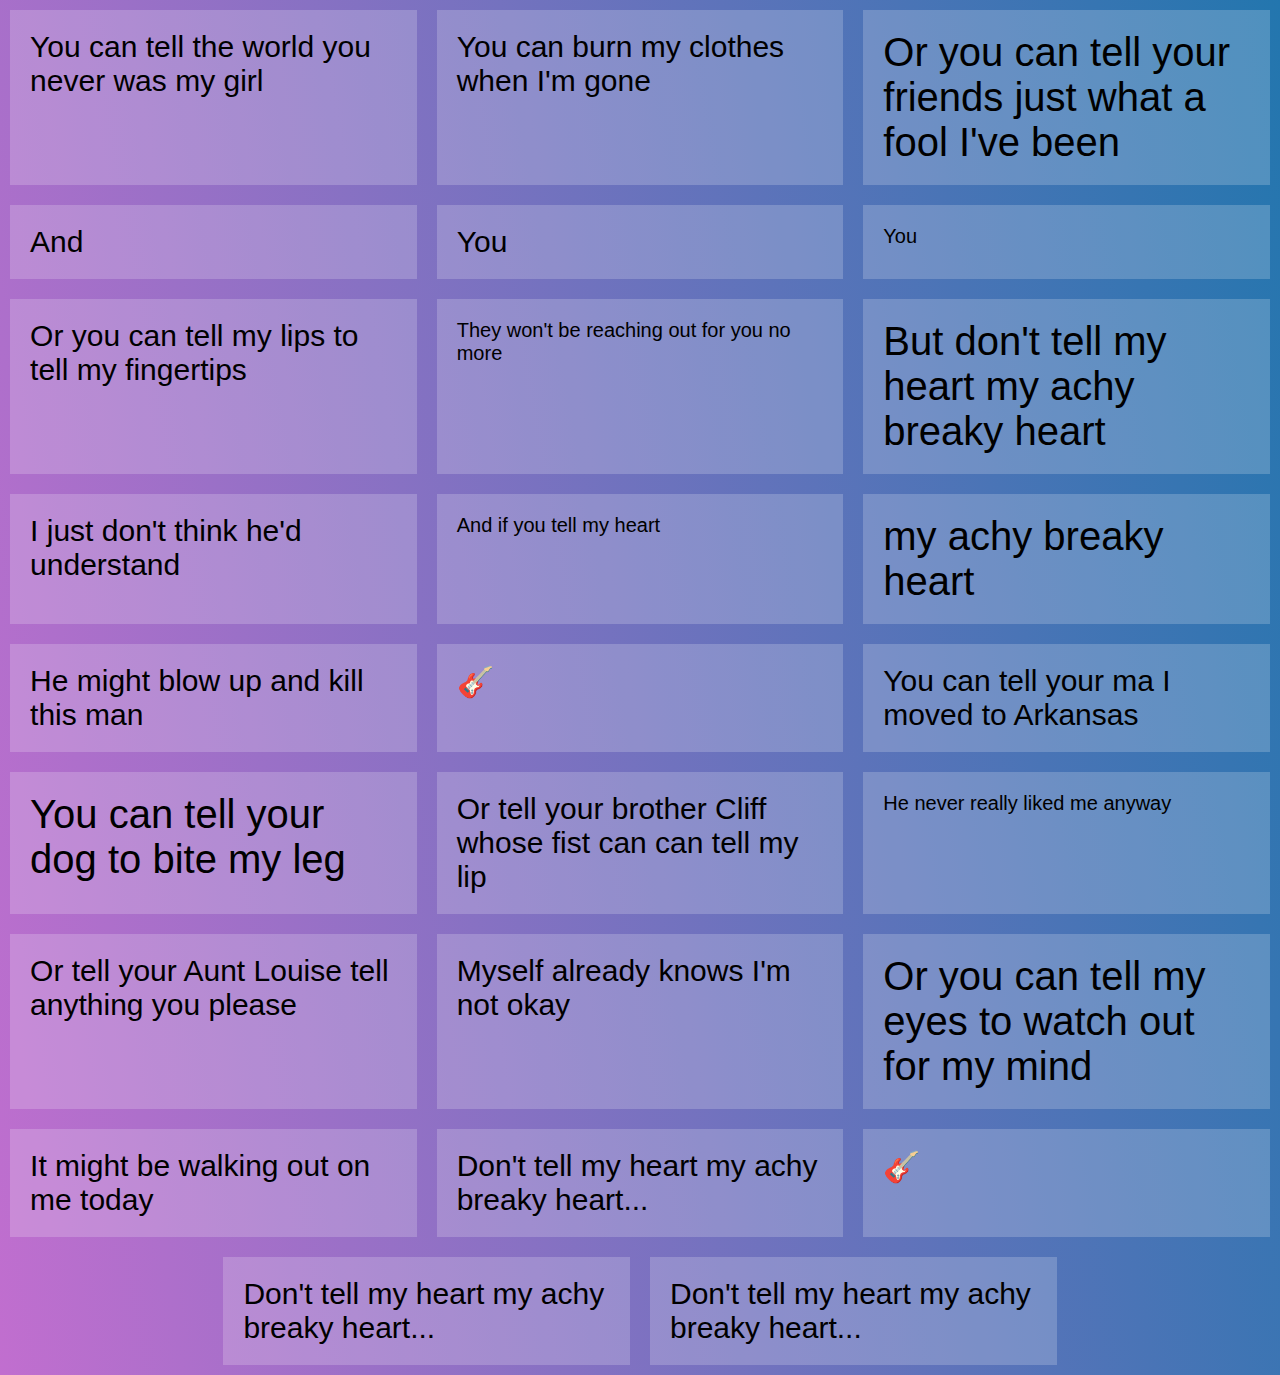
<file: equal-height-elements/index.html>
<!DOCTYPE html>
<html lang="en">
<head>
  <meta charset="UTF-8">
  <title>FlexBox Nav</title>
  <link rel="stylesheet" href="https://maxcdn.bootstrapcdn.com/font-awesome/4.3.0/css/font-awesome.min.css">
  <link rel="stylesheet" href="style.css">
</head>
<body>

  <div class="elements">

    <div class="item">You can tell the world you never was my girl</div>
    <div class="item">You can burn my clothes when I'm gone</div>
    <div class="item large">Or you can tell your friends just what a fool I've been</div>
    <div class="item">And </div>

    <div class="item">You </div>
    <div class="item small">You </div>
    <div class="item">Or you can tell my lips to tell my fingertips</div>
    <div class="item small">They won't be reaching out for you no more</div>

    <div class="item large">But don't tell my heart my achy breaky heart</div>
    <div class="item">I just don't think he'd understand</div>
    <div class="item small">And if you tell my heart</div>
    <div class="item large">my achy breaky heart</div>
    <div class="item">He might blow up and kill this man</div>

    <div class="item">🎸</div>

    <div class="item">You can tell your ma I moved to Arkansas</div>
    <div class="item large">You can tell your dog to bite my leg</div>
    <div class="item">Or tell your brother Cliff whose fist can can tell my lip</div>
    <div class="item small">He never really liked me anyway</div>

    <div class="item">Or tell your Aunt Louise tell anything you please</div>
    <div class="item">Myself already knows I'm not okay</div>
    <div class="item large">Or you can tell my eyes to watch out for my mind</div>
    <div class="item">It might be walking out on me today</div>

    <div class="item">Don't tell my heart my achy breaky heart...</div>

    <div class="item">🎸</div>

    <div class="item">Don't tell my heart my achy breaky heart...</div>
    <div class="item">Don't tell my heart my achy breaky heart...</div>

  </div>

</body>
</html>
</file>
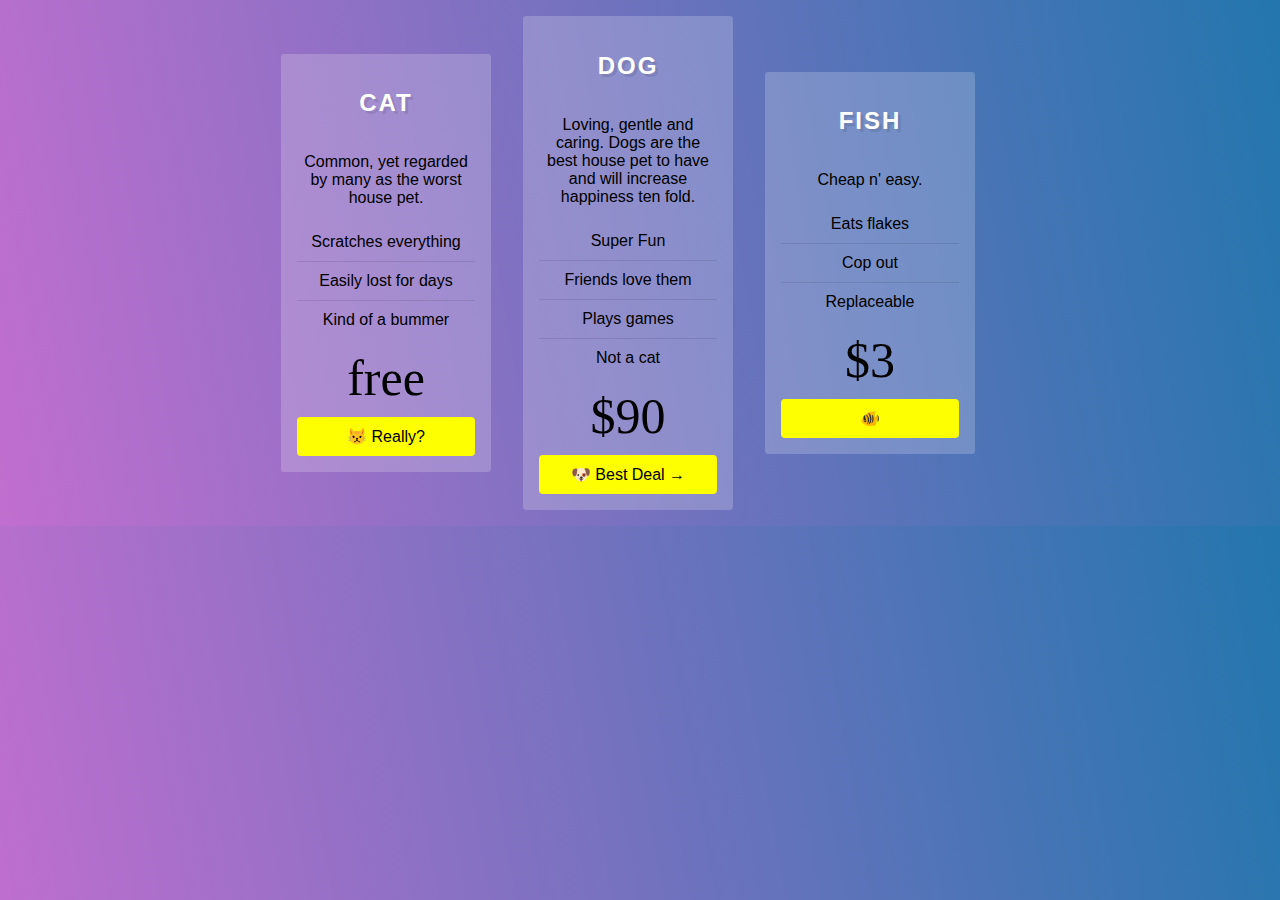
<file: pricing-grid/index.html>
<!DOCTYPE html>
<html lang="en">
  <head>
    <meta charset="UTF-8">
    <title>FlexBox Nav</title>
    <link rel="stylesheet" href="https://maxcdn.bootstrapcdn.com/font-awesome/4.3.0/css/font-awesome.min.css">
    <link rel="stylesheet" href="style.css">
  </head>
  <body>
    <div class="pricing-grid">
      <div class="plan plan1">
        <h2>Cat</h2>
        <p>Common, yet regarded by many as the worst house pet.</p>
        <ul class="features">
          <li>Scratches everything</li>
          <li>Easily lost for days</li>
          <li>Kind of a bummer</li>
        </ul>
        <p class="price">free</p>
        <a href="#" class="cta">😾 Really?</a>
      </div>
      <div class="plan plan2">
        <h2>Dog</h2>
        <p>Loving, gentle and caring. Dogs are the best house pet to have and will increase happiness ten fold. </p>
        <ul class="features">
          <li>Super Fun</li>
          <li>Friends love them</li>
          <li>Plays games</li>
          <li>Not a cat</li>
        </ul>
        <p class="price">$90</p>
        <a href="#" class="cta">🐶 Best Deal →</a>
      </div>
      <div class="plan plan3">
        <h2>Fish</h2>
        <p>Cheap n' easy.</p>
        <ul class="features">
          <li>Eats flakes</li>
          <li>Cop out</li>
          <li>Replaceable</li>
        </ul>
        <p class="price">$3</p>
        <a href="#" class="cta">🐠</a>
      </div>
    </div>
  </body>
</html>
</file>
<file: equal-height-elements/style.css>
/* Some CSS Setup - nothing to do with flexbox */
html {
  box-sizing: border-box;
}

*, *:before, *:after {
  box-sizing: inherit;
}

body {
  font-family: sans-serif;
  margin: 0;
  background-image: linear-gradient(260deg, #2376ae 0%, #c16ecf 100%);
}

a {
  color:white;
}

.item.large {
  font-size: 40px;
}

.item.small {
  font-size: 20px;
}

.item {
  background:rgba(255,255,255,0.2);
  margin:10px;
  padding:20px;
  font-size: 30px;
  flex: 0 1 calc(33.33% - 20px);
}

.elements {
  display: flex;
  flex-wrap: wrap;
  justify-content: center;
}
</file>
<file: pricing-grid/style.css>
/* Some CSS Setup - nothing to do with flexbox */
html {
  box-sizing: border-box;
}

*, *:before, *:after {
  box-sizing: inherit;
}

body {
  font-family: sans-serif;
  margin: 0;
  background-image: linear-gradient(260deg, #2376ae 0%, #c16ecf 100%);
}

a {
  color:white;
}

.plan ul {
  margin: 0;
  padding: 0;
  list-style: none;
}

.plan ul li {
  border-bottom: 1px solid rgba(0,0,0,0.1);
  padding:10px;
}

.plan ul li:last-child {
  border-bottom: 0;
}

.plan a {
  text-decoration: none;
  background:#FEFF00;
  padding:10px;
  color:black;
  border-radius:4px;
}

.plan h2 {
  text-transform: uppercase;
  color:white;
  letter-spacing: 2px;
  text-shadow:3px 3px 0 rgba(0,0,0,0.1);
}

.price {
  font-size: 50px;
  font-family: serif;
  margin: 10px 0;
}

.pricing-grid {
  max-width:750px;
  margin: 0 auto;
  display: flex;
}

.plan {
  background: rgba(255,255,255,0.2);
  margin: 1em;
  padding: 1em;
  text-align: center;
  width: 28%;
  border-radius: .2em;
  display: flex;
  flex-direction: column;
}

.plan > * {
  flex: 1;
}

.plan1 {
  align-self: center;
}

.plan3 {
  align-self: center;
}
</file>
